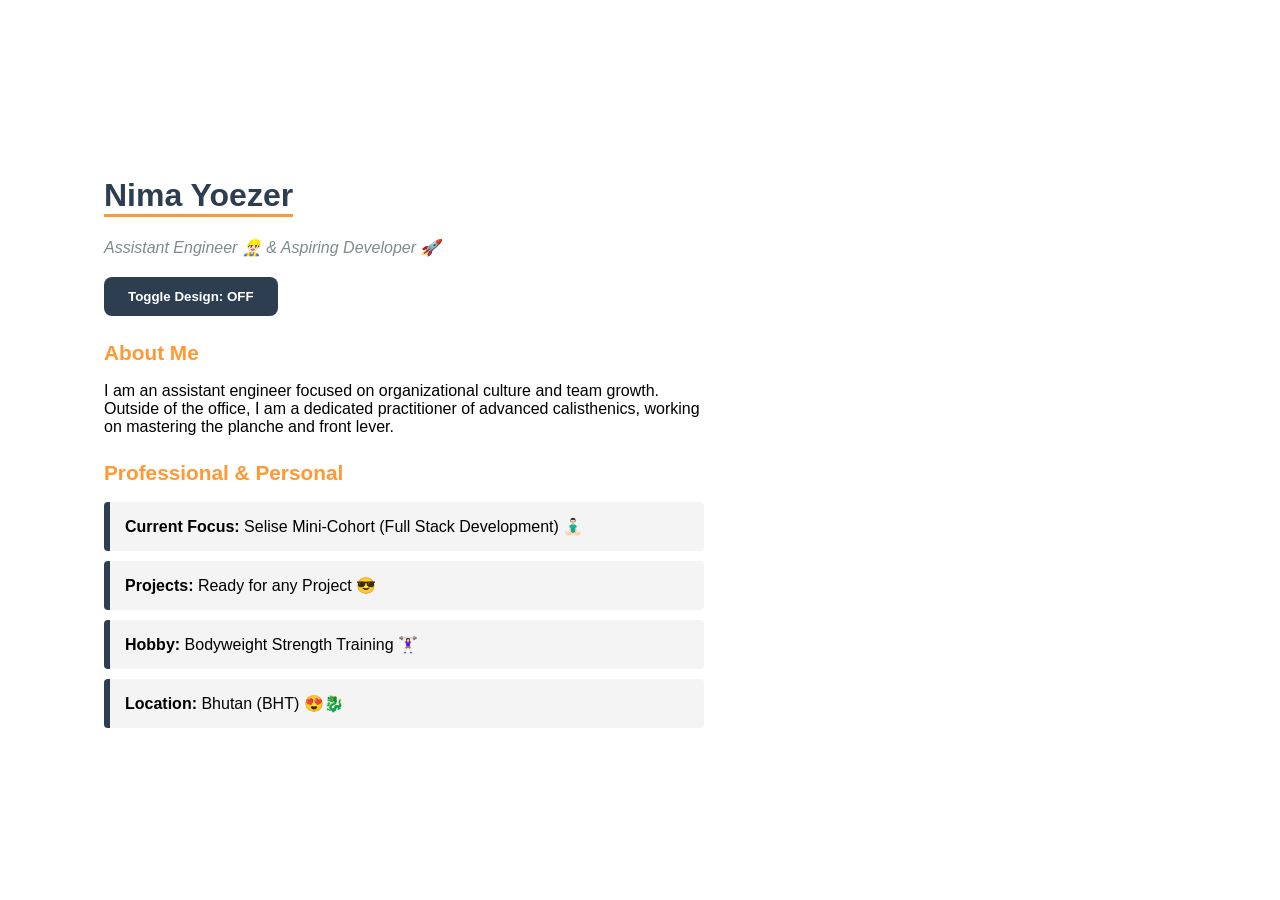
<file: index.html>
<!DOCTYPE html>
<html lang="en">
<head>
    <meta charset="UTF-8">
    <meta name="viewport" content="width=device-width, initial-scale=1.0">
    <title>Nima Yoezer | Profile</title>
    <link id="theme-style" rel="stylesheet" href="style.css">
</head>
<body>

    <div class="container">
        <header>
            <h1>Nima Yoezer</h1>
            <p class="subtitle">Assistant Engineer 👷🏻‍♂️ & Aspiring Developer 🚀</p>
        </header>

        <button id="toggle-btn" onclick="toggleStyle()">Toggle Design: OFF</button>

        <section class="about">
            <h2>About Me</h2>
            <p>I am an assistant engineer focused on organizational culture and team growth. Outside of the office, I am a dedicated practitioner of advanced calisthenics, working on mastering the planche and front lever.</p>
        </section>

        <section class="details">
            <h2>Professional & Personal</h2>
            <ul>
                <li><strong>Current Focus:</strong> Selise Mini-Cohort (Full Stack Development) 🧘🏻‍♂️</li>
                <li><strong>Projects:</strong> Ready for any Project 😎</li>
                <li><strong>Hobby:</strong> Bodyweight Strength Training 🏋🏻‍♀️</li>
                <li><strong>Location:</strong> Bhutan (BHT) 😍🐉</li>
            </ul>
        </section>
    </div>

    <script>
        function toggleStyle() {
            var styleSheet = document.getElementById("theme-style");
            var btn = document.getElementById("toggle-btn");
            
            if (styleSheet.getAttribute("href") == "style.css") {
                styleSheet.setAttribute("href", ""); // Removes the CSS
                btn.innerText = "Toggle Design: ON";
            } else {
                styleSheet.setAttribute("href", "style.css"); // Re-attaches the CSS
                btn.innerText = "Toggle Design: OFF";
            }
        }
    </script>
</body>
</html>
</file>
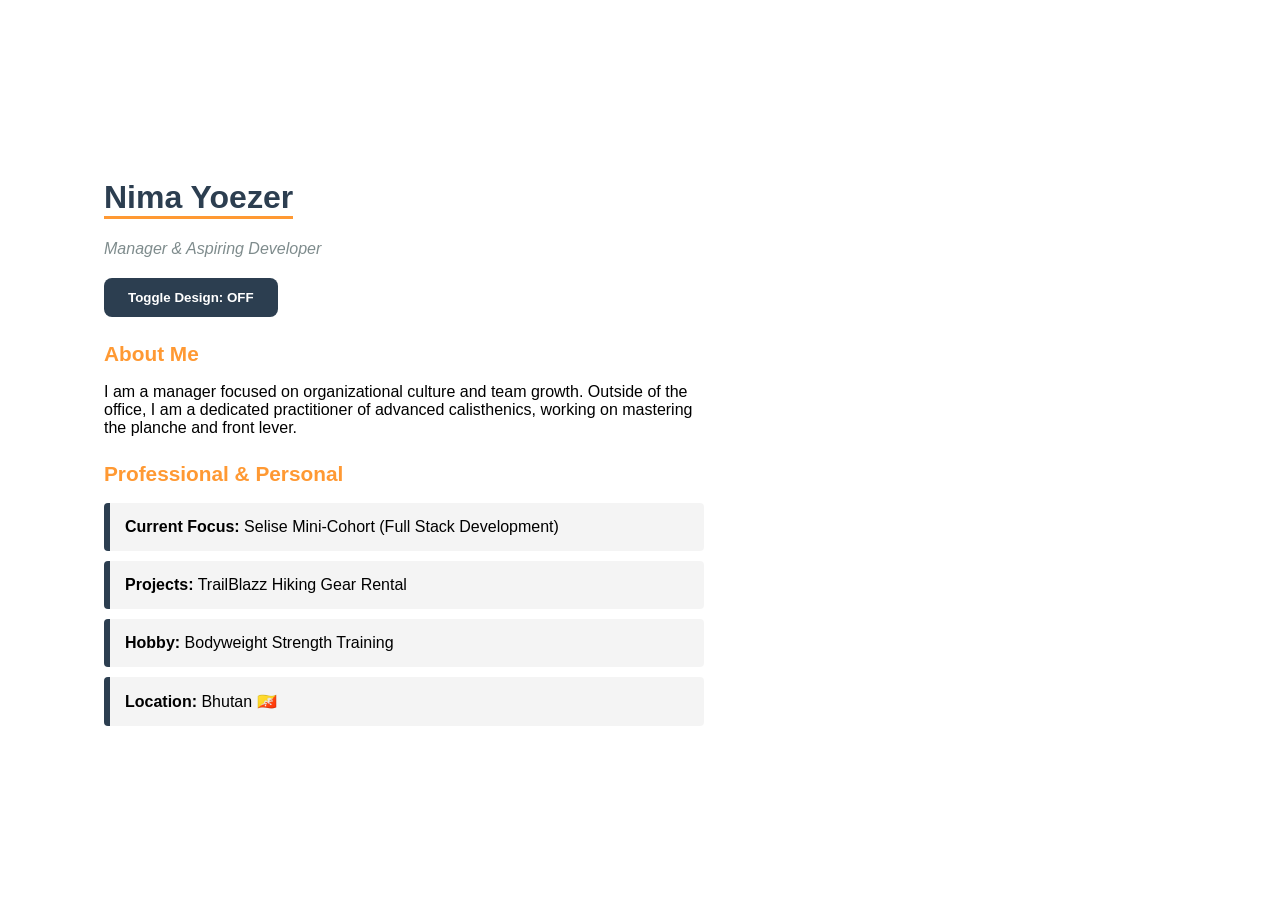
<file: about.HTML>
<!DOCTYPE html>
<html lang="en">
<head>
    <meta charset="UTF-8">
    <meta name="viewport" content="width=device-width, initial-scale=1.0">
    <title>Nima Yoezer | Profile</title>
    <link id="theme-style" rel="stylesheet" href="style.css">
</head>
<body>

    <div class="container">
        <header>
            <h1>Nima Yoezer</h1>
            <p class="subtitle">Manager & Aspiring Developer</p>
        </header>

        <button id="toggle-btn" onclick="toggleStyle()">Toggle Design: OFF</button>

        <section class="about">
            <h2>About Me</h2>
            <p>I am a manager focused on organizational culture and team growth. Outside of the office, I am a dedicated practitioner of advanced calisthenics, working on mastering the planche and front lever.</p>
        </section>

        <section class="details">
            <h2>Professional & Personal</h2>
            <ul>
                <li><strong>Current Focus:</strong> Selise Mini-Cohort (Full Stack Development)</li>
                <li><strong>Projects:</strong> TrailBlazz Hiking Gear Rental</li>
                <li><strong>Hobby:</strong> Bodyweight Strength Training</li>
                <li><strong>Location:</strong> Bhutan 🇧🇹</li>
            </ul>
        </section>
    </div>

    <script>
        function toggleStyle() {
            var styleSheet = document.getElementById("theme-style");
            var btn = document.getElementById("toggle-btn");
            
            if (styleSheet.getAttribute("href") == "style.css") {
                styleSheet.setAttribute("href", ""); // Removes the CSS
                btn.innerText = "Toggle Design: ON";
            } else {
                styleSheet.setAttribute("href", "style.css"); // Re-attaches the CSS
                btn.innerText = "Toggle Design: OFF";
            }
        }
    </script>
</body>
</html>
</file>
<file: style.css>
/* Layout & Background */
body {
    margin: 0;
    padding: 0;
    min-height: 100vh;
    display: flex;
    justify-content: flex-start; /* Moves content from center to left */
    align-items: center; 
    font-family: 'Segoe UI', Tahoma, Geneva, Verdana, sans-serif;
    
    /* Keeping your Bhutan Flag Background */
    background: linear-gradient(rgba(255, 255, 255, 0.7), rgba(255, 255, 255, 0.7)), 
                url('https://upload.wikimedia.org/wikipedia/commons/9/91/Flag_of_Bhutan.svg');
    background-size: cover;
    background-position: center;
    background-attachment: fixed;
}

.container {
    background: transparent; /* Removes the white card */
    box-shadow: none;        /* Removes the shadow */
    padding: 40px;
    margin-left: 5%;         /* Adds a small professional gap from the left edge */
    max-width: 600px;
    width: 90%; 
    text-align: left;
}

/* The Bouncing Name Animation */
h1 {
    color: #2c3e50;
    margin-bottom: 5px;
    border-bottom: 3px solid #ff9933; /* Saffron/Orange from the flag */
    display: inline-block;
    transition: transform 0.3s ease;
    cursor: pointer;
}

h1:hover {
    animation: bounce 1.5s infinite;
}

@keyframes bounce {
    0%, 100% { transform: translateY(0); }
    50% { transform: translateY(-10px); }
}

/* Professional Polish */
.subtitle {
    color: #7f8c8d;
    font-style: italic;
    margin-bottom: 20px;
}

h2 {
    color: #ff9933;
    font-size: 1.3rem;
    margin-top: 25px;
}

#toggle-btn {
    background-color: #2c3e50;
    color: white;
    border: none;
    padding: 12px 24px;
    border-radius: 8px;
    cursor: pointer;
    font-weight: bold;
    transition: 0.3s;
}

#toggle-btn:hover {
    background-color: #ff9933;
}

ul {
    list-style-type: none;
    padding: 0;
}

li {
    background: rgba(240, 240, 240, 0.7);
    margin: 10px 0;
    padding: 15px;
    border-left: 6px solid #2c3e50;
    border-radius: 4px;
}
</file>
